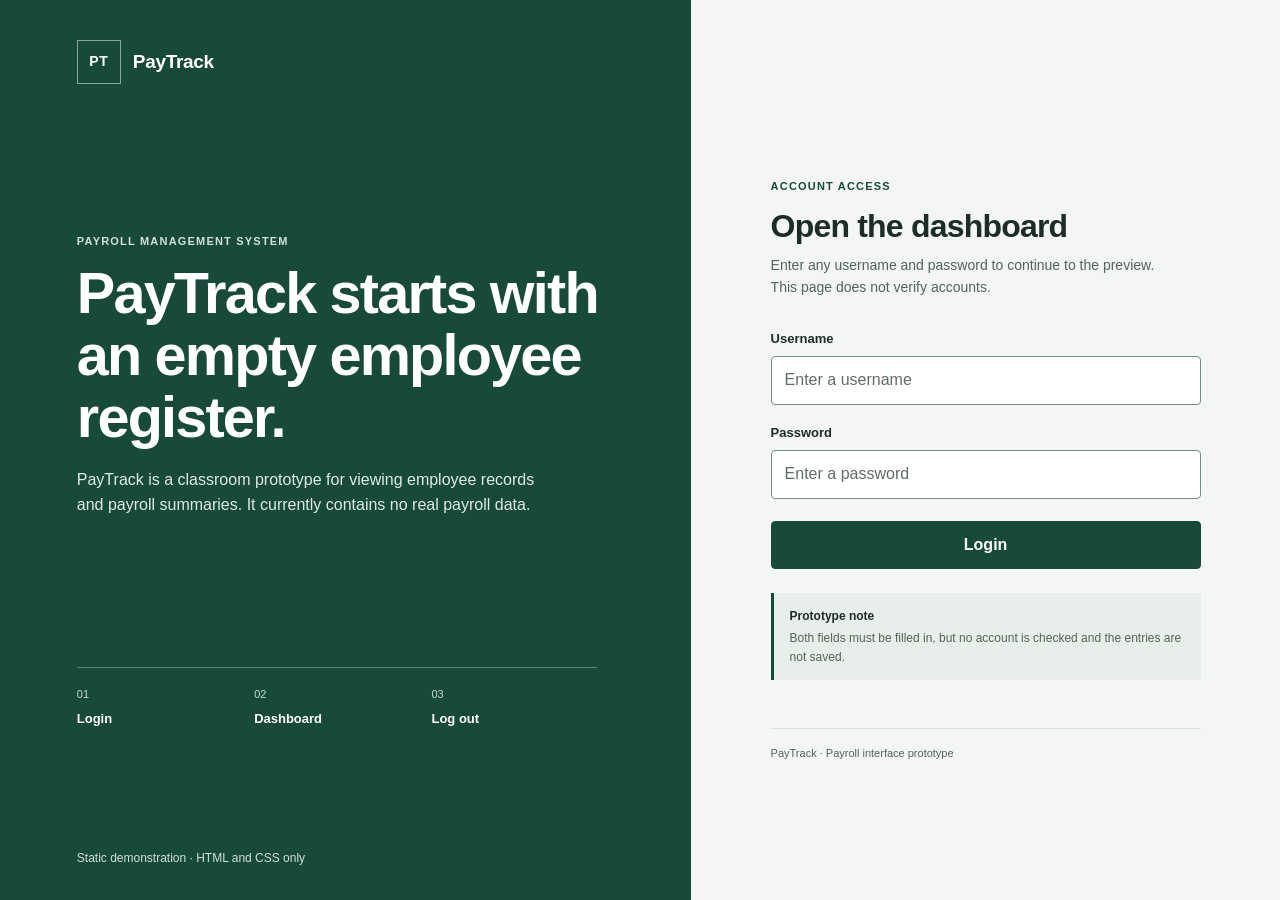
<file: index.html>
<!DOCTYPE html>
<html lang="en">
<head>
    <meta charset="UTF-8">
    <meta name="viewport" content="width=device-width, initial-scale=1.0">
    <meta name="description" content="PayTrack is a static classroom prototype of a payroll-management interface.">
    <title>PayTrack — Login</title>
    <link rel="stylesheet" href="style.css">
</head>
<body class="login-body">

    <main class="login-layout">
        <!-- INTRODUCTION: explains what this classroom prototype contains. -->
        <section class="login-intro" aria-labelledby="intro-title">
            <a class="brand-lockup" href="index.html" aria-label="PayTrack home">
                <span class="brand-mark" aria-hidden="true">PT</span>
                <span>PayTrack</span>
            </a>

            <div class="intro-copy">
                <p class="eyebrow">PAYROLL MANAGEMENT SYSTEM</p>
                <h1 id="intro-title">PayTrack starts with an empty employee register.</h1>
                <p>PayTrack is a classroom prototype for viewing employee records and payroll summaries. It currently contains no real payroll data.</p>
            </div>

            <!-- PAGE FLOW: the three steps required for the finals activity. -->
            <ol class="page-flow">
                <li><span>01</span>Login</li>
                <li><span>02</span>Dashboard</li>
                <li><span>03</span>Log out</li>
            </ol>

            <p class="intro-footnote">Static demonstration · HTML and CSS only</p>
        </section>

        <!-- LOGIN FORM: required fields lead to the dashboard preview. -->
        <section class="login-panel" aria-labelledby="login-title">
            <div class="login-form-wrap">
                <p class="form-kicker">ACCOUNT ACCESS</p>
                <h2 id="login-title">Open the dashboard</h2>
                <p class="form-description">Enter any username and password to continue to the preview. This page does not verify accounts.</p>

                <form class="login-form" action="dashboard.html" method="get">
                    <div class="form-field">
                        <label for="username">Username</label>
                        <input type="text" id="username" placeholder="Enter a username" autocomplete="off" required>
                    </div>

                    <div class="form-field">
                        <label for="password">Password</label>
                        <input type="password" id="password" placeholder="Enter a password" autocomplete="off" required>
                    </div>

                    <button type="submit">Login</button>
                </form>

                <p class="form-notice"><strong>Prototype note</strong> Both fields must be filled in, but no account is checked and the entries are not saved.</p>
            </div>
            <footer class="login-footer">PayTrack · Payroll interface prototype</footer>
        </section>
    </main>

</body>
</html>
</file>
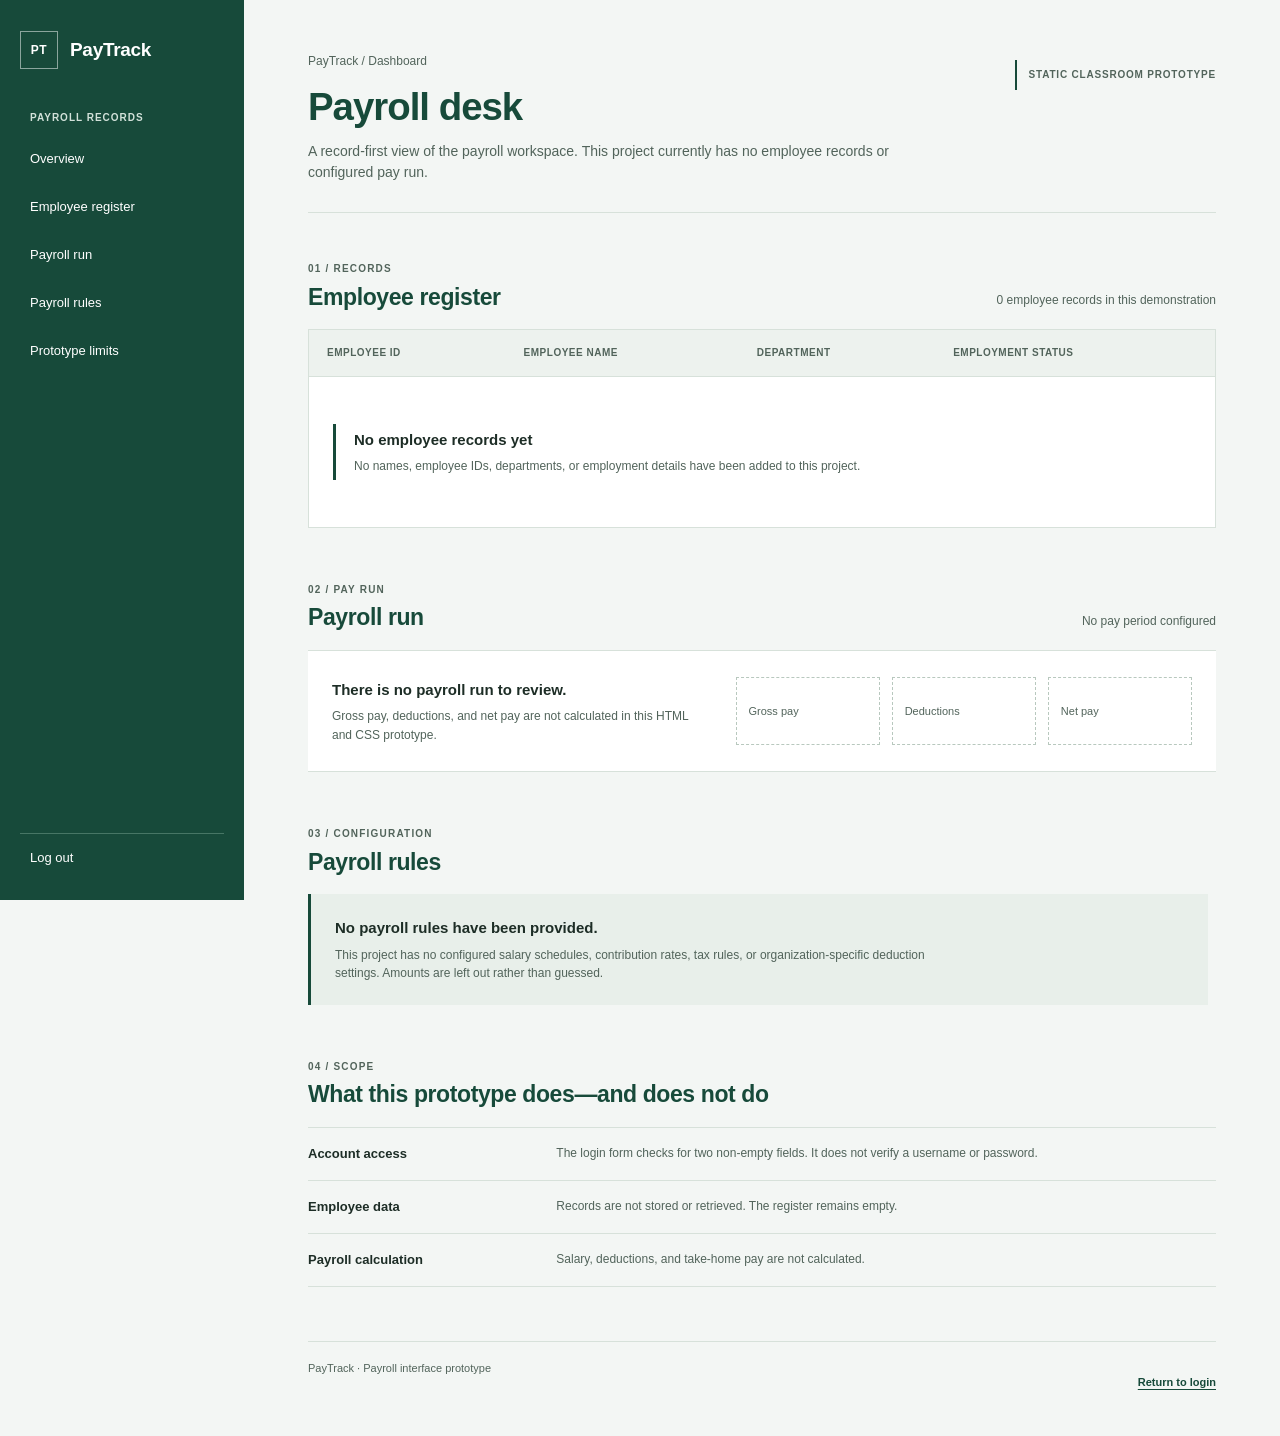
<file: dashboard.html>
<!DOCTYPE html>
<html lang="en">
<head>
    <meta charset="UTF-8">
    <meta name="viewport" content="width=device-width, initial-scale=1.0">
    <meta name="description" content="PayTrack payroll workspace preview with empty employee and payroll records.">
    <title>PayTrack — Payroll desk</title>
    <link rel="stylesheet" href="style.css">
</head>
<body class="dashboard-body">

    <!-- SIDEBAR: fixed on desktop and moved above the page on mobile. -->
    <aside class="sidebar">
        <a class="sidebar-brand" href="#overview" aria-label="PayTrack dashboard">
            <span class="brand-mark sidebar-mark" aria-hidden="true">PT</span>
            <span>PayTrack</span>
        </a>
        <p class="sidebar-caption">PAYROLL RECORDS</p>

        <nav class="sidebar-nav" aria-label="Dashboard sections">
            <a href="#overview">Overview</a>
            <a href="#employees">Employee register</a>
            <a href="#payroll">Payroll run</a>
            <a href="#rules">Payroll rules</a>
            <a href="#limits">Prototype limits</a>
        </nav>

        <!-- LOGOUT: returns to the login page. -->
        <a class="logout-link" href="index.html">Log out</a>
    </aside>

    <!-- MAIN CONTENT: only project facts are shown; no sample payroll data. -->
    <main class="dashboard-main">
        <header class="page-heading" id="overview">
            <div>
                <p class="breadcrumb">PayTrack / Dashboard</p>
                <h1>Payroll desk</h1>
                <p class="page-summary">A record-first view of the payroll workspace. This project currently has no employee records or configured pay run.</p>
            </div>
            <p class="project-stamp">STATIC CLASSROOM PROTOTYPE</p>
        </header>

        <!-- EMPLOYEE REGISTER: a real empty state replaces fictional employees. -->
        <section class="content-section register-section" id="employees" aria-labelledby="employees-title">
            <div class="section-heading">
                <div>
                    <p class="section-number">01 / RECORDS</p>
                    <h2 id="employees-title">Employee register</h2>
                </div>
                <p class="section-context">0 employee records in this demonstration</p>
            </div>

            <div class="table-shell">
                <table>
                    <thead>
                        <tr>
                            <th scope="col">Employee ID</th>
                            <th scope="col">Employee name</th>
                            <th scope="col">Department</th>
                            <th scope="col">Employment status</th>
                        </tr>
                    </thead>
                </table>
                <div class="empty-state" role="status">
                    <span class="empty-rule" aria-hidden="true"></span>
                    <div>
                        <h3>No employee records yet</h3>
                        <p>No names, employee IDs, departments, or employment details have been added to this project.</p>
                    </div>
                </div>
            </div>
        </section>

        <!-- PAYROLL RUN: no fabricated pay period or calculated totals. -->
        <section class="content-section payroll-section" id="payroll" aria-labelledby="payroll-title">
            <div class="section-heading">
                <div>
                    <p class="section-number">02 / PAY RUN</p>
                    <h2 id="payroll-title">Payroll run</h2>
                </div>
                <p class="section-context">No pay period configured</p>
            </div>

            <div class="payroll-empty">
                <div class="payroll-empty-copy">
                    <h3>There is no payroll run to review.</h3>
                    <p>Gross pay, deductions, and net pay are not calculated in this HTML and CSS prototype.</p>
                </div>
                <div class="payroll-columns" aria-label="Payroll fields that are not yet calculated">
                    <span>Gross pay</span>
                    <span>Deductions</span>
                    <span>Net pay</span>
                </div>
            </div>
        </section>

        <!-- RULES: explains why deduction amounts are intentionally absent. -->
        <section class="content-section rules-section" id="rules" aria-labelledby="rules-title">
            <div class="section-heading">
                <div>
                    <p class="section-number">03 / CONFIGURATION</p>
                    <h2 id="rules-title">Payroll rules</h2>
                </div>
            </div>

            <div class="rules-copy">
                <h3>No payroll rules have been provided.</h3>
                <p>This project has no configured salary schedules, contribution rates, tax rules, or organization-specific deduction settings. Amounts are left out rather than guessed.</p>
            </div>
        </section>

        <!-- LIMITS: makes the static prototype's behavior explicit. -->
        <section class="content-section limits-section" id="limits" aria-labelledby="limits-title">
            <div class="section-heading">
                <div>
                    <p class="section-number">04 / SCOPE</p>
                    <h2 id="limits-title">What this prototype does—and does not do</h2>
                </div>
            </div>

            <dl class="limits-list">
                <div>
                    <dt>Account access</dt>
                    <dd>The login form checks for two non-empty fields. It does not verify a username or password.</dd>
                </div>
                <div>
                    <dt>Employee data</dt>
                    <dd>Records are not stored or retrieved. The register remains empty.</dd>
                </div>
                <div>
                    <dt>Payroll calculation</dt>
                    <dd>Salary, deductions, and take-home pay are not calculated.</dd>
                </div>
            </dl>
        </section>

        <footer class="dashboard-footer">
            <span>PayTrack · Payroll interface prototype</span>
            <a href="index.html">Return to login</a>
        </footer>
    </main>

</body>
</html>
</file>
<file: style.css>
/* SHARED TOKENS: one brand color, restrained neutrals, and a small spacing scale. */
:root {
    --green: #174a3a;
    --green-dark: #10382c;
    --page: #f3f6f4;
    --surface: #ffffff;
    --ink: #1d2d26;
    --muted: #52645b;
    --line: #d7e1da;
    --soft: #e8efea;
    --focus: #174a3a;
    --focus-dark: #f6c75e;
    --space-1: 4px;
    --space-2: 8px;
    --space-3: 12px;
    --space-4: 16px;
    --space-5: 24px;
    --space-6: 32px;
    --space-7: 48px;
}

* {
    box-sizing: border-box;
}

html {
    scroll-behavior: smooth;
}

body {
    margin: 0;
    color: var(--ink);
    background: var(--page);
    font-family: Tahoma, Arial, sans-serif;
    line-height: 1.55;
}

a {
    color: inherit;
    text-decoration: none;
}

button,
input {
    font: inherit;
}

a:focus-visible,
button:focus-visible,
input:focus-visible {
    outline: 3px solid var(--focus);
    outline-offset: 3px;
}

.login-intro a:focus-visible,
.sidebar a:focus-visible {
    outline-color: var(--focus-dark);
}

::selection {
    color: #ffffff;
    background: var(--green);
}

/* LOGIN LAYOUT: the left panel explains the product; the right panel holds the form. */
.login-layout {
    min-height: 100vh;
    display: grid;
    grid-template-columns: minmax(0, 1.08fr) minmax(360px, 0.92fr);
}

.login-intro {
    display: flex;
    flex-direction: column;
    justify-content: space-between;
    min-height: 100vh;
    padding: 40px clamp(28px, 6vw, 88px) 32px;
    color: #ffffff;
    background: var(--green);
}

.brand-lockup,
.sidebar-brand {
    display: inline-flex;
    align-items: center;
    gap: 12px;
    width: fit-content;
    color: inherit;
    font-size: 19px;
    font-weight: 700;
    letter-spacing: -0.3px;
}

.brand-mark {
    width: 44px;
    height: 44px;
    display: inline-flex;
    align-items: center;
    justify-content: center;
    border: 1px solid rgba(255, 255, 255, 0.5);
    color: #ffffff;
    font-size: 14px;
    font-weight: 700;
    letter-spacing: 0.5px;
}

.intro-copy {
    max-width: 600px;
    margin: 56px 0;
}

.eyebrow,
.form-kicker,
.section-number {
    margin: 0 0 12px;
    font-size: 11px;
    font-weight: 700;
    letter-spacing: 1.2px;
}

.eyebrow {
    color: #d2e1d9;
}

.intro-copy h1 {
    max-width: 590px;
    margin: 0 0 20px;
    font-size: clamp(36px, 4.5vw, 62px);
    line-height: 1.08;
    letter-spacing: -1.8px;
}

.intro-copy > p:last-child {
    max-width: 480px;
    margin: 0;
    color: #e0ebe5;
    font-size: 16px;
}

.page-flow {
    display: grid;
    grid-template-columns: repeat(3, minmax(0, 1fr));
    gap: 12px;
    max-width: 520px;
    margin: 0;
    padding: 18px 0 0;
    border-top: 1px solid rgba(255, 255, 255, 0.3);
    list-style: none;
}

.page-flow li {
    display: flex;
    flex-direction: column;
    gap: 6px;
    color: #ffffff;
    font-size: 13px;
    font-weight: 700;
}

.page-flow li span {
    color: #c6d8ce;
    font-size: 11px;
    font-weight: 400;
    font-variant-numeric: tabular-nums;
}

.intro-footnote {
    margin: 28px 0 0;
    color: #d2e1d9;
    font-size: 12px;
}

.login-panel {
    display: flex;
    flex-direction: column;
    justify-content: center;
    padding: 64px clamp(28px, 6vw, 88px) 24px;
    background: var(--page);
}

.login-form-wrap {
    width: 100%;
    max-width: 430px;
    margin: 0 auto;
}

.form-kicker {
    color: var(--green);
}

.login-form-wrap h2 {
    margin: 0 0 10px;
    font-size: 32px;
    line-height: 1.2;
    letter-spacing: -0.8px;
}

.form-description {
    max-width: 390px;
    margin: 0 0 30px;
    color: var(--muted);
    font-size: 14px;
}

.login-form {
    display: flex;
    flex-direction: column;
    gap: 18px;
}

.form-field label {
    display: block;
    margin-bottom: 7px;
    font-size: 13px;
    font-weight: 700;
}

.form-field input {
    width: 100%;
    min-height: 48px;
    padding: 11px 13px;
    border: 1px solid #748e7e;
    border-radius: 4px;
    color: var(--ink);
    background: var(--surface);
}

.form-field input::placeholder {
    color: #5f6e65;
    opacity: 1;
}

.login-form button {
    min-height: 48px;
    margin-top: 4px;
    padding: 11px 18px;
    border: 1px solid var(--green);
    border-radius: 4px;
    color: #ffffff;
    background: var(--green);
    font-weight: 700;
    cursor: pointer;
}

.login-form button:hover {
    background: var(--green-dark);
}

.form-notice {
    margin: 24px 0 0;
    padding: 14px 16px;
    border-left: 3px solid var(--green);
    color: var(--muted);
    background: #e8efea;
    font-size: 12px;
}

.form-notice strong {
    display: block;
    margin-bottom: 3px;
    color: var(--ink);
}

.login-footer {
    width: 100%;
    max-width: 430px;
    margin: 48px auto 0;
    padding-top: 16px;
    border-top: 1px solid var(--line);
    color: var(--muted);
    font-size: 11px;
}

/* DASHBOARD SIDEBAR: fixed positioning demonstrates CSS positioning on wide screens. */
.dashboard-body {
    min-height: 100vh;
}

.sidebar {
    position: fixed;
    inset: 0 auto 0 0;
    z-index: 2;
    width: 244px;
    min-height: 100vh;
    display: flex;
    flex-direction: column;
    padding: 28px 20px 22px;
    color: #ffffff;
    background: var(--green);
}

.sidebar-brand {
    min-height: 44px;
}

.sidebar-mark {
    width: 38px;
    height: 38px;
    border-color: rgba(255, 255, 255, 0.5);
    font-size: 12px;
}

.sidebar-caption {
    margin: 38px 10px 12px;
    color: #d2e1d9;
    font-size: 10px;
    font-weight: 700;
    letter-spacing: 1px;
}

.sidebar-nav {
    display: flex;
    flex-direction: column;
    gap: 4px;
}

.sidebar-nav a,
.logout-link {
    min-height: 44px;
    display: flex;
    align-items: center;
    padding: 10px;
    border-radius: 4px;
    color: #ffffff;
    font-size: 13px;
}

.sidebar-nav a:hover,
.logout-link:hover {
    background: #28634f;
}

.logout-link {
    margin-top: auto;
    padding-top: 14px;
    border-top: 1px solid #477665;
    border-radius: 0;
}

/* PAGE WIDTH: the left margin keeps the fixed navigation from covering content. */
.dashboard-main {
    width: min(100% - 244px, 1420px);
    min-height: 100vh;
    margin-left: 244px;
    padding: 42px clamp(24px, 5vw, 72px) 24px;
}

.page-heading {
    position: relative;
    display: flex;
    align-items: flex-start;
    justify-content: space-between;
    gap: 28px;
    margin-bottom: 48px;
    padding: 10px 250px 28px 0;
    border-bottom: 1px solid var(--line);
}

.breadcrumb {
    margin: 0 0 14px;
    color: var(--muted);
    font-size: 12px;
}

.page-heading h1 {
    margin: 0;
    color: var(--green);
    font-size: clamp(32px, 3vw, 42px);
    line-height: 1.15;
    letter-spacing: -1px;
}

.page-summary {
    max-width: 650px;
    margin: 12px 0 0;
    color: var(--muted);
    font-size: 14px;
}

.project-stamp {
    position: absolute;
    top: 18px;
    right: 0;
    margin: 0;
    padding: 7px 0 7px 12px;
    border-left: 2px solid var(--green);
    color: var(--muted);
    font-size: 10px;
    font-weight: 700;
    letter-spacing: 0.8px;
}

.content-section {
    margin-bottom: 54px;
    scroll-margin-top: 24px;
}

.section-heading {
    display: flex;
    align-items: flex-end;
    justify-content: space-between;
    gap: 24px;
    margin-bottom: 18px;
}

.section-number {
    margin-bottom: 6px;
    color: var(--muted);
    font-size: 10px;
}

.section-heading h2 {
    margin: 0;
    color: var(--green);
    font-size: 23px;
    line-height: 1.25;
    letter-spacing: -0.4px;
}

.section-context {
    margin: 0 0 2px;
    color: var(--muted);
    font-size: 12px;
    text-align: right;
}

/* TABLE: horizontal scrolling stays inside this region on narrow screens. */
.table-shell {
    overflow-x: auto;
    border: 1px solid var(--line);
    background: var(--surface);
}

table {
    width: 100%;
    min-width: 650px;
    border-collapse: collapse;
    text-align: left;
}

th,
td {
    padding: 15px 18px;
    border-bottom: 1px solid var(--line);
    font-size: 12px;
}

th {
    color: var(--muted);
    background: #edf2ee;
    font-size: 10px;
    font-weight: 700;
    letter-spacing: 0.5px;
    text-transform: uppercase;
}

td {
    padding: 0;
}

.empty-state {
    min-height: 150px;
    display: flex;
    align-items: center;
    gap: 18px;
    padding: 26px 24px;
}

.empty-rule {
    width: 3px;
    min-height: 56px;
    flex: 0 0 3px;
    background: var(--green);
}

.empty-state h3,
.payroll-empty h3,
.rules-copy h3 {
    margin: 0 0 6px;
    color: var(--ink);
    font-size: 15px;
}

.empty-state p,
.payroll-empty p,
.rules-copy p {
    max-width: 620px;
    margin: 0;
    color: var(--muted);
    font-size: 12px;
}

/* PAYROLL RUN: the blank fields make the missing configuration explicit. */
.payroll-empty {
    display: grid;
    grid-template-columns: minmax(230px, 0.9fr) minmax(0, 1.1fr);
    gap: 30px;
    align-items: center;
    padding: 26px 24px;
    border-top: 1px solid var(--line);
    border-bottom: 1px solid var(--line);
    background: var(--surface);
}

.payroll-columns {
    display: grid;
    grid-template-columns: repeat(3, minmax(0, 1fr));
    gap: 12px;
}

.payroll-columns span {
    min-height: 68px;
    display: flex;
    align-items: center;
    padding: 12px;
    border: 1px dashed #b8c8be;
    color: var(--muted);
    font-size: 11px;
}

.rules-copy {
    max-width: 900px;
    padding: 22px 24px;
    border-left: 3px solid var(--green);
    background: #e8efea;
}

.limits-list {
    margin: 0;
    border-top: 1px solid var(--line);
}

.limits-list div {
    display: grid;
    grid-template-columns: minmax(150px, 0.34fr) minmax(0, 1fr);
    gap: 24px;
    padding: 16px 0;
    border-bottom: 1px solid var(--line);
}

.limits-list dt {
    font-size: 13px;
    font-weight: 700;
}

.limits-list dd {
    margin: 0;
    color: var(--muted);
    font-size: 12px;
}

.dashboard-footer {
    display: flex;
    justify-content: space-between;
    gap: 20px;
    padding: 18px 0 8px;
    border-top: 1px solid var(--line);
    color: var(--muted);
    font-size: 11px;
}

.dashboard-footer a {
    min-height: 44px;
    display: inline-flex;
    align-items: center;
    color: var(--green);
    font-weight: 700;
    text-decoration: underline;
    text-underline-offset: 3px;
}

/* MOBILE: navigation becomes a normal top section; tables scroll within their own shell. */
@media (max-width: 760px) {
    .login-layout {
        grid-template-columns: 1fr;
    }

    .login-intro {
        min-height: auto;
        padding: 26px 24px 24px;
    }

    .intro-copy {
        margin: 38px 0 32px;
    }

    .intro-copy h1 {
        max-width: 480px;
        font-size: clamp(34px, 9vw, 46px);
        letter-spacing: -1.2px;
    }

    .page-flow {
        max-width: none;
    }

    .intro-footnote {
        margin-top: 20px;
    }

    .login-panel {
        min-height: 560px;
        padding: 52px 24px 24px;
    }

    .login-footer {
        margin-top: 40px;
    }

    .sidebar {
        position: static;
        width: 100%;
        min-height: 0;
        padding: 18px 20px 14px;
    }

    .sidebar-caption {
        margin: 18px 0 8px;
    }

    .sidebar-nav {
        display: flex;
        flex-direction: row;
        flex-wrap: wrap;
        gap: 4px;
    }

    .sidebar-nav a {
        min-height: 44px;
        padding: 9px 10px;
    }

    .logout-link {
        min-height: 44px;
        margin-top: 12px;
        padding: 10px 0 0;
    }

    .dashboard-main {
        width: 100%;
        margin-left: 0;
        padding: 28px 20px 20px;
    }

    .page-heading {
        flex-direction: column;
        gap: 12px;
        margin-bottom: 36px;
        padding: 0 0 22px;
    }

    .project-stamp {
        position: static;
        align-self: flex-start;
        margin-top: 6px;
    }

    .section-heading {
        align-items: flex-start;
        flex-direction: column;
        gap: 8px;
    }

    .section-context {
        text-align: left;
    }

    .table-shell table {
        min-width: 0;
        table-layout: fixed;
    }

    .table-shell th {
        padding: 12px 6px;
        font-size: 9px;
        overflow-wrap: anywhere;
    }

    .empty-state {
        min-height: 120px;
        padding: 20px 16px;
        gap: 12px;
    }

    .empty-state p {
        font-size: 11px;
    }

    .payroll-empty {
        grid-template-columns: 1fr;
        gap: 20px;
        padding: 22px 18px;
    }

    .limits-list div {
        grid-template-columns: 1fr;
        gap: 4px;
    }

    .dashboard-footer {
        flex-direction: column;
        gap: 8px;
    }
}

@media (max-width: 420px) {
    .login-intro {
        padding-right: 20px;
        padding-left: 20px;
    }

    .login-panel {
        padding-right: 20px;
        padding-left: 20px;
    }

    .page-flow {
        gap: 8px;
    }

    .page-flow li {
        font-size: 12px;
    }

    .payroll-columns {
        gap: 6px;
    }

    .payroll-columns span {
        min-height: 62px;
        padding: 8px;
        font-size: 10px;
    }
}

/* MOTION: remove smooth scrolling when the visitor prefers reduced motion. */
@media (prefers-reduced-motion: reduce) {
    html {
        scroll-behavior: auto;
    }
}
</file>
